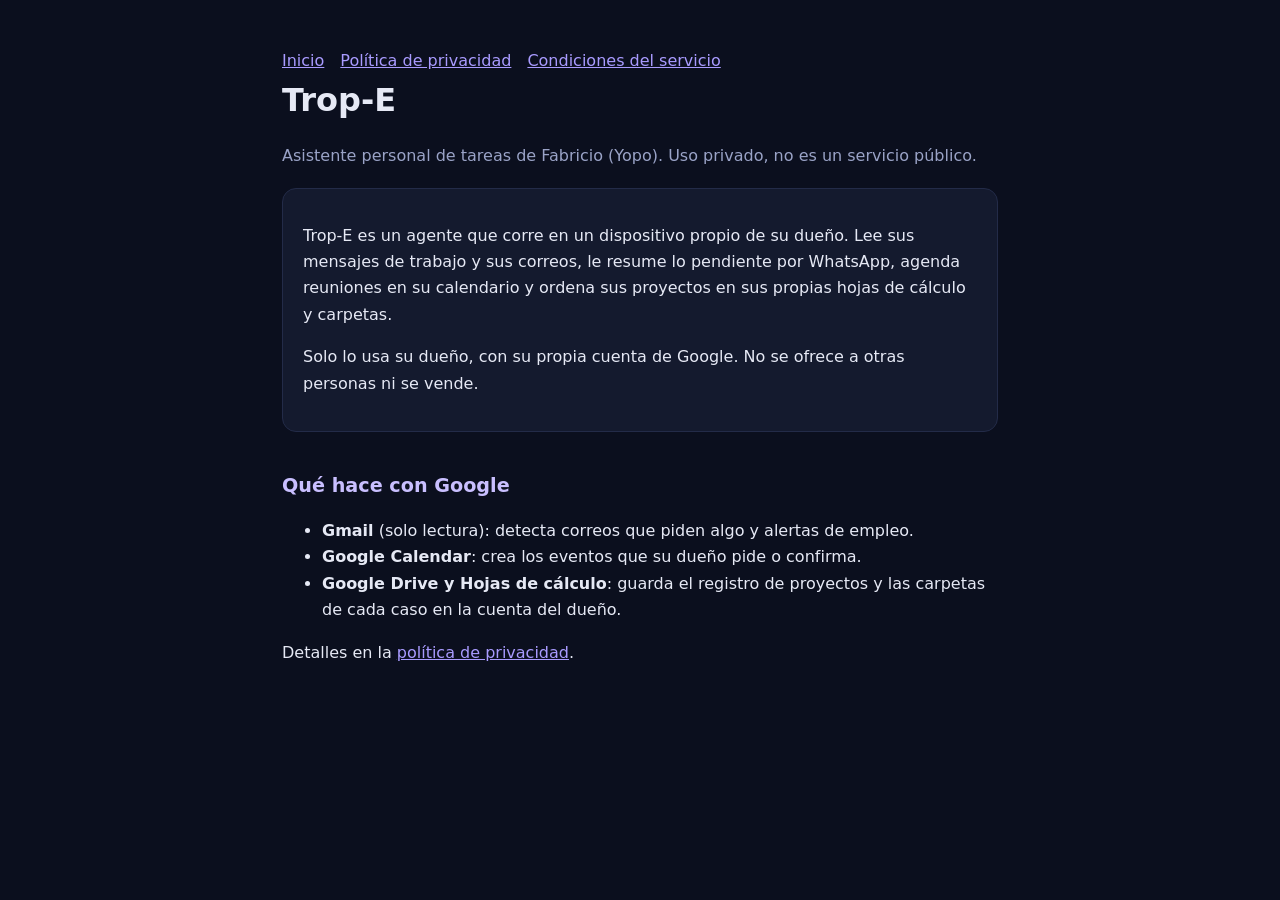
<file: index.html>
<!DOCTYPE html>
<html lang="es"><head><meta charset="utf-8"><meta name="viewport" content="width=device-width,initial-scale=1">
<title>Trop-E · asistente personal</title><link rel="stylesheet" href="estilo.css"></head>
<body><main>
<nav><a href="index.html">Inicio</a><a href="privacidad.html">Política de privacidad</a><a href="terminos.html">Condiciones del servicio</a></nav>
<h1>Trop-E</h1>
<p class="mut">Asistente personal de tareas de Fabricio (Yopo). Uso privado, no es un servicio público.</p>
<div class="card">
<p>Trop-E es un agente que corre en un dispositivo propio de su dueño. Lee sus mensajes de trabajo y sus correos, le resume lo pendiente por WhatsApp, agenda reuniones en su calendario y ordena sus proyectos en sus propias hojas de cálculo y carpetas.</p>
<p>Solo lo usa su dueño, con su propia cuenta de Google. No se ofrece a otras personas ni se vende.</p>
</div>
<h2>Qué hace con Google</h2>
<ul>
<li><b>Gmail</b> (solo lectura): detecta correos que piden algo y alertas de empleo.</li>
<li><b>Google Calendar</b>: crea los eventos que su dueño pide o confirma.</li>
<li><b>Google Drive y Hojas de cálculo</b>: guarda el registro de proyectos y las carpetas de cada caso en la cuenta del dueño.</li>
</ul>
<p>Detalles en la <a href="privacidad.html">política de privacidad</a>.</p>
</main></body></html>
</file>
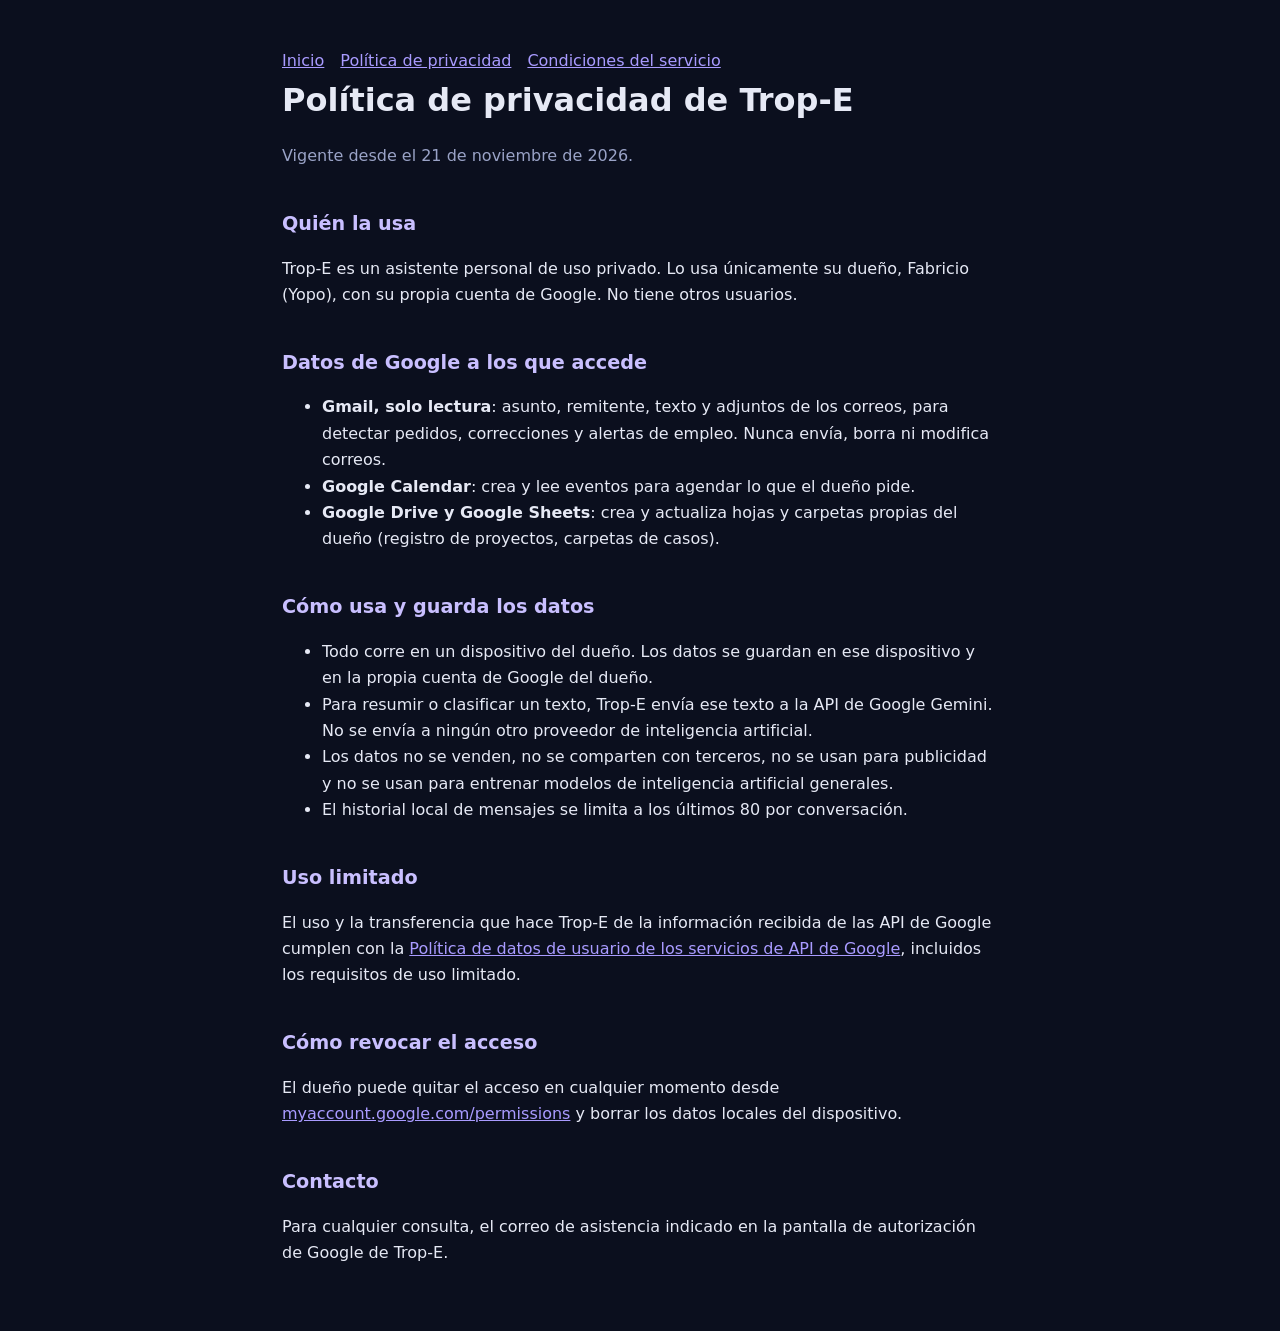
<file: privacidad.html>
<!DOCTYPE html>
<html lang="es"><head><meta charset="utf-8"><meta name="viewport" content="width=device-width,initial-scale=1">
<title>Trop-E · política de privacidad</title><link rel="stylesheet" href="estilo.css"></head>
<body><main>
<nav><a href="index.html">Inicio</a><a href="privacidad.html">Política de privacidad</a><a href="terminos.html">Condiciones del servicio</a></nav>
<h1>Política de privacidad de Trop-E</h1>
<p class="mut">Vigente desde el 21 de noviembre de 2026.</p>

<h2>Quién la usa</h2>
<p>Trop-E es un asistente personal de uso privado. Lo usa únicamente su dueño, Fabricio (Yopo), con su propia cuenta de Google. No tiene otros usuarios.</p>

<h2>Datos de Google a los que accede</h2>
<ul>
<li><b>Gmail, solo lectura</b>: asunto, remitente, texto y adjuntos de los correos, para detectar pedidos, correcciones y alertas de empleo. Nunca envía, borra ni modifica correos.</li>
<li><b>Google Calendar</b>: crea y lee eventos para agendar lo que el dueño pide.</li>
<li><b>Google Drive y Google Sheets</b>: crea y actualiza hojas y carpetas propias del dueño (registro de proyectos, carpetas de casos).</li>
</ul>

<h2>Cómo usa y guarda los datos</h2>
<ul>
<li>Todo corre en un dispositivo del dueño. Los datos se guardan en ese dispositivo y en la propia cuenta de Google del dueño.</li>
<li>Para resumir o clasificar un texto, Trop-E envía ese texto a la API de Google Gemini. No se envía a ningún otro proveedor de inteligencia artificial.</li>
<li>Los datos no se venden, no se comparten con terceros, no se usan para publicidad y no se usan para entrenar modelos de inteligencia artificial generales.</li>
<li>El historial local de mensajes se limita a los últimos 80 por conversación.</li>
</ul>

<h2>Uso limitado</h2>
<p>El uso y la transferencia que hace Trop-E de la información recibida de las API de Google cumplen con la <a href="https://developers.google.com/terms/api-services-user-data-policy">Política de datos de usuario de los servicios de API de Google</a>, incluidos los requisitos de uso limitado.</p>

<h2>Cómo revocar el acceso</h2>
<p>El dueño puede quitar el acceso en cualquier momento desde <a href="https://myaccount.google.com/permissions">myaccount.google.com/permissions</a> y borrar los datos locales del dispositivo.</p>

<h2>Contacto</h2>
<p>Para cualquier consulta, el correo de asistencia indicado en la pantalla de autorización de Google de Trop-E.</p>
</main></body></html>
</file>
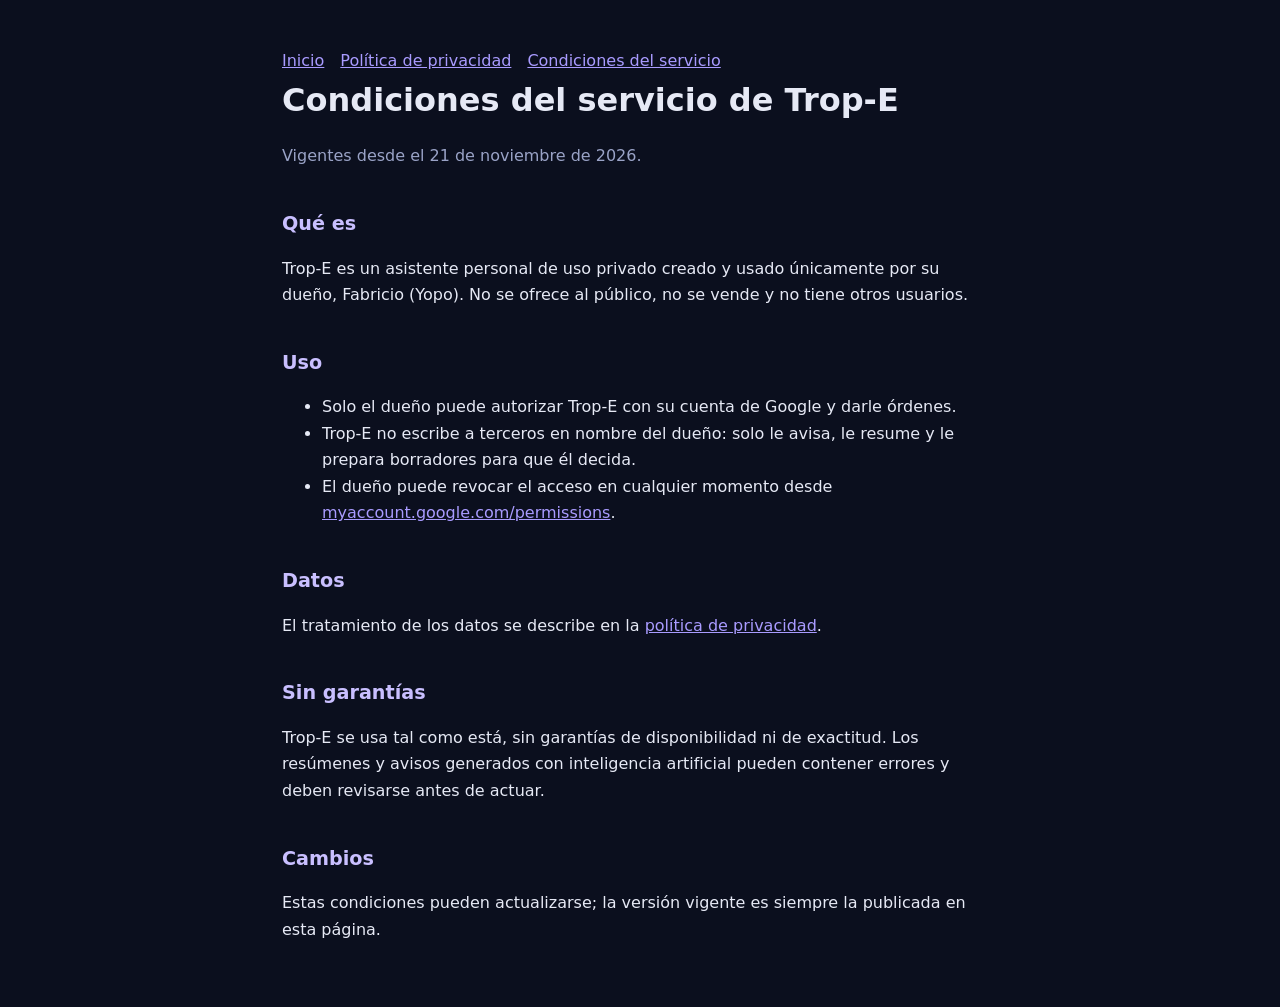
<file: terminos.html>
<!DOCTYPE html>
<html lang="es"><head><meta charset="utf-8"><meta name="viewport" content="width=device-width,initial-scale=1">
<title>Trop-E · condiciones del servicio</title><link rel="stylesheet" href="estilo.css"></head>
<body><main>
<nav><a href="index.html">Inicio</a><a href="privacidad.html">Política de privacidad</a><a href="terminos.html">Condiciones del servicio</a></nav>
<h1>Condiciones del servicio de Trop-E</h1>
<p class="mut">Vigentes desde el 21 de noviembre de 2026.</p>

<h2>Qué es</h2>
<p>Trop-E es un asistente personal de uso privado creado y usado únicamente por su dueño, Fabricio (Yopo). No se ofrece al público, no se vende y no tiene otros usuarios.</p>

<h2>Uso</h2>
<ul>
<li>Solo el dueño puede autorizar Trop-E con su cuenta de Google y darle órdenes.</li>
<li>Trop-E no escribe a terceros en nombre del dueño: solo le avisa, le resume y le prepara borradores para que él decida.</li>
<li>El dueño puede revocar el acceso en cualquier momento desde <a href="https://myaccount.google.com/permissions">myaccount.google.com/permissions</a>.</li>
</ul>

<h2>Datos</h2>
<p>El tratamiento de los datos se describe en la <a href="privacidad.html">política de privacidad</a>.</p>

<h2>Sin garantías</h2>
<p>Trop-E se usa tal como está, sin garantías de disponibilidad ni de exactitud. Los resúmenes y avisos generados con inteligencia artificial pueden contener errores y deben revisarse antes de actuar.</p>

<h2>Cambios</h2>
<p>Estas condiciones pueden actualizarse; la versión vigente es siempre la publicada en esta página.</p>
</main></body></html>
</file>
<file: estilo.css>
:root{--bg:#0b0f1e;--card:#141a2e;--tx:#e6e9f5;--mut:#9aa3c7;--ac:#7c5cff}
*{box-sizing:border-box}body{margin:0;font:16px/1.65 system-ui,-apple-system,Segoe UI,Roboto,sans-serif;background:var(--bg);color:var(--tx)}
main{max-width:760px;margin:0 auto;padding:48px 22px}h1{font-size:2rem;margin:0 0 6px}h2{margin-top:2em;font-size:1.2rem;color:#c9bfff}
p,li{color:var(--tx)}small,.mut{color:var(--mut)}a{color:#a99bff}.card{background:var(--card);border:1px solid #232b48;border-radius:14px;padding:18px 20px;margin:18px 0}
nav a{margin-right:16px}
</file>
